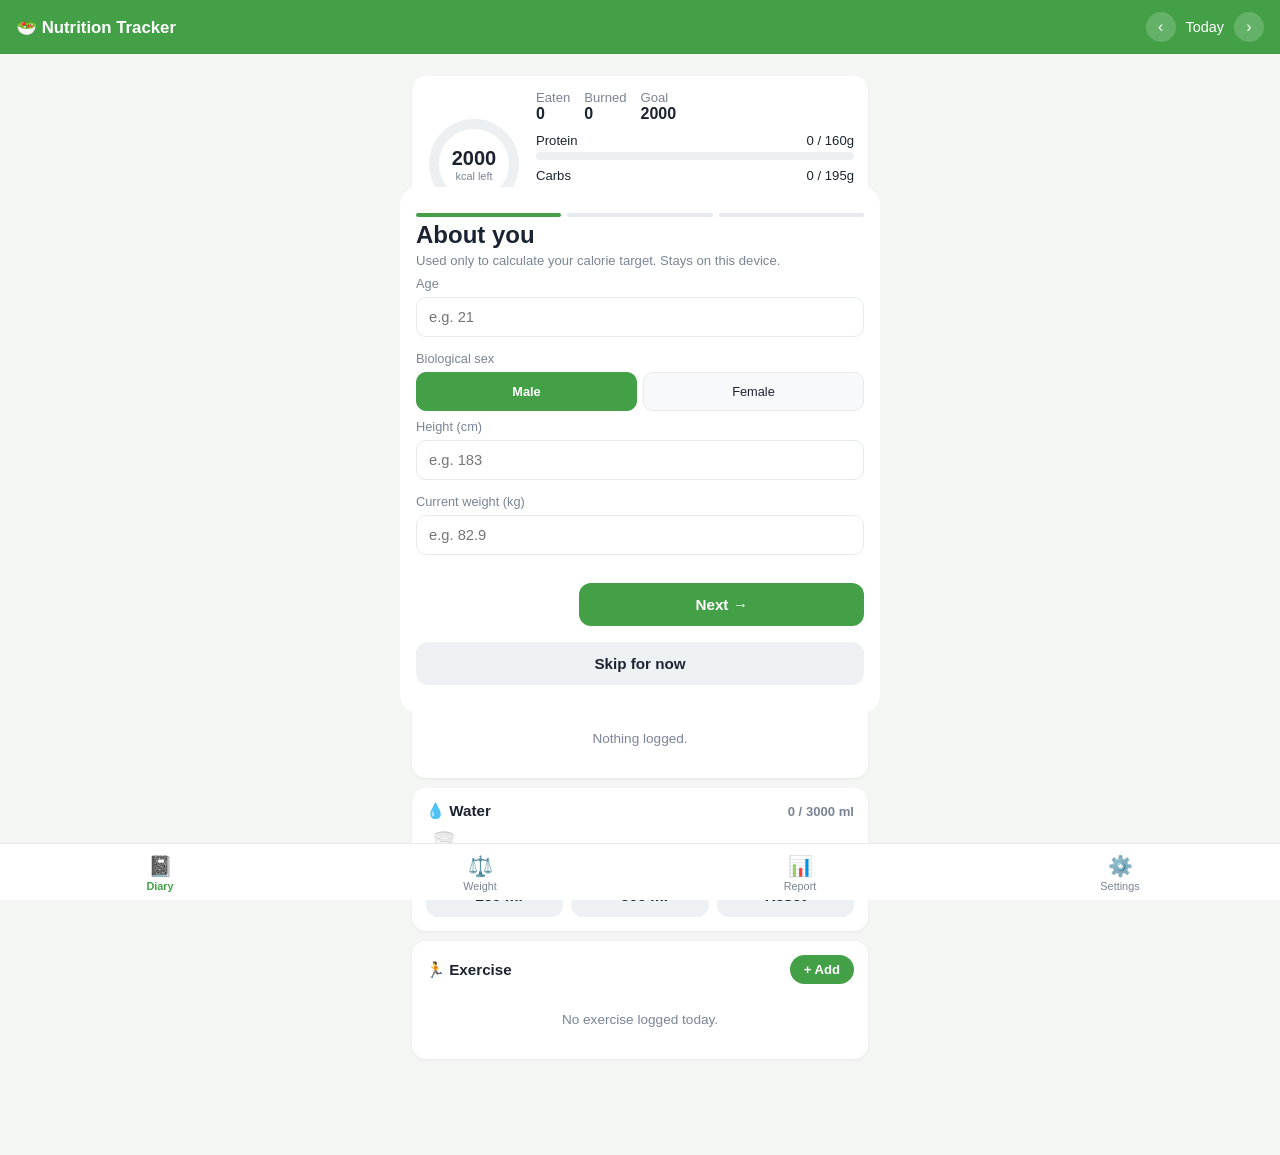
<file: web/index.html>
<!DOCTYPE html>
<html lang="en">
<head>
<meta charset="utf-8">
<meta name="viewport" content="width=device-width, initial-scale=1, viewport-fit=cover">
<meta name="theme-color" content="#43a047">
<title>Nutrition Tracker</title>
<link rel="manifest" href="manifest.json">
<link rel="stylesheet" href="css/styles.css">
</head>
<body>

<header class="top">
  <h1>🥗 Nutrition Tracker</h1>
  <div class="date-nav">
    <button id="dPrev" aria-label="Previous day">‹</button>
    <span id="dLabel">Today</span>
    <button id="dNext" aria-label="Next day">›</button>
  </div>
</header>

<div class="wrap">

<!-- ============ DIARY ============ -->
<section id="scr-diary" class="screen on">
  <div class="card">
    <div class="cal-hero">
      <div class="ring">
        <svg width="96" height="96" viewBox="0 0 96 96">
          <circle cx="48" cy="48" r="40" fill="none" stroke="#edf0f3" stroke-width="10"/>
          <circle id="ringFg" cx="48" cy="48" r="40" fill="none" stroke="#43a047" stroke-width="10" stroke-linecap="round" stroke-dasharray="251.3" stroke-dashoffset="251.3"/>
        </svg>
        <div class="num"><b id="calLeft">0</b><span>kcal left</span></div>
      </div>
      <div style="flex:1">
        <div class="cal-stats">
          <div><span class="mut">Eaten</span><b id="calEaten">0</b></div>
          <div><span class="mut">Burned</span><b id="calBurned">0</b></div>
          <div><span class="mut">Goal</span><b id="calGoalV">2000</b></div>
        </div>
        <div style="margin-top:10px">
          <div class="macro"><div class="lbl"><span>Protein</span><span id="pLbl">0 / 160g</span></div><div class="bar"><i id="pBar" style="background:#4a90d9"></i></div></div>
          <div class="macro"><div class="lbl"><span>Carbs</span><span id="cLbl">0 / 195g</span></div><div class="bar"><i id="cBar" style="background:#f0a13c"></i></div></div>
          <div class="macro"><div class="lbl"><span>Fat</span><span id="fLbl">0 / 65g</span></div><div class="bar"><i id="fBar" style="background:#9b59b6"></i></div></div>
        </div>
      </div>
    </div>
    <div class="streak zero" id="streakLine"></div>
  </div>

  <div id="meals"></div>

  <div class="card">
    <h2>💧 Water <span class="mut" id="waterLbl">0 / 3000 ml</span></h2>
    <div class="water-row">
      <div class="water-glass">🥛</div>
      <div class="bar" style="flex:1"><i id="waterBar" style="background:#4a90d9"></i></div>
    </div>
    <div class="row" style="margin-top:10px">
      <button class="btn ghost" data-water="250" style="margin:0">+250 ml</button>
      <button class="btn ghost" data-water="500" style="margin:0">+500 ml</button>
      <button class="btn ghost" id="waterReset" style="margin:0">Reset</button>
    </div>
  </div>

  <div class="card">
    <h2>🏃 Exercise <button class="add-btn" id="exAdd">+ Add</button></h2>
    <div id="exList"><div class="empty">No exercise logged today.</div></div>
  </div>
</section>

<!-- ============ WEIGHT ============ -->
<section id="scr-weight" class="screen">
  <div class="card">
    <h2>⚖️ Weight</h2>
    <div class="row">
      <input id="wInput" type="number" step="0.1" inputmode="decimal" placeholder="kg (e.g. 82.9)">
      <button class="btn" id="wAdd" style="margin:6px 0; flex:.6">Log</button>
    </div>
    <div class="mut">Weigh yourself at the gym on arrival, before training. Judge the 7-day average, not single days.</div>
  </div>
  <div class="card">
    <h2>📈 Trend <span class="mut">last 30 weigh-ins</span></h2>
    <canvas class="chart" id="wChart"></canvas>
    <div class="legend"><span><i style="background:#43a047"></i>7-day average</span><span><i style="background:#4a90d9"></i>weigh-in</span></div>
  </div>
  <div class="card"><h2>History</h2><div id="wHist" class="hist"><div class="empty">No weigh-ins yet.</div></div></div>
</section>

<!-- ============ REPORT ============ -->
<section id="scr-report" class="screen">
  <div class="card">
    <h2>📊 Weekly report</h2>
    <div id="repBody"><div class="empty">Log some food to see your week.</div></div>
  </div>
</section>

<!-- ============ SETTINGS ============ -->
<section id="scr-settings" class="screen">
  <div class="card">
    <h2>🎯 Daily goals</h2>
    <button class="btn ghost" id="obRerun">🧭 Recalculate with the wizard</button>
    <label class="fl">Calories (kcal)</label><input id="sCal" type="number" inputmode="numeric">
    <div class="row">
      <div><label class="fl">Protein (g)</label><input id="sP" type="number" inputmode="numeric"></div>
      <div><label class="fl">Carbs (g)</label><input id="sC" type="number" inputmode="numeric"></div>
      <div><label class="fl">Fat (g)</label><input id="sF" type="number" inputmode="numeric"></div>
    </div>
    <label class="fl">Water goal (ml)</label><input id="sW" type="number" inputmode="numeric">
    <button class="btn" id="sSave">Save goals</button>
  </div>
  <div class="card">
    <h2>📦 Data</h2>
    <p class="mut">Everything is stored only on this device (browser local storage). No account, no server.</p>
    <button class="btn ghost" id="exportBtn">Export my data (JSON)</button>
    <button class="btn danger" id="wipeBtn">Delete all my data</button>
  </div>
  <div class="card"><p class="mut" style="margin:0">Food data: Open Food Facts (open database). Barcode scanning uses your camera only to read the code.</p></div>
</section>

</div>

<nav class="bottom">
  <button data-scr="scr-diary" class="on"><span class="ic">📓</span>Diary</button>
  <button data-scr="scr-weight"><span class="ic">⚖️</span>Weight</button>
  <button data-scr="scr-report"><span class="ic">📊</span>Report</button>
  <button data-scr="scr-settings"><span class="ic">⚙️</span>Settings</button>
</nav>

<!-- ============ ONBOARDING ============ -->
<div class="sheet" id="obSheet">
  <div class="pn">
    <div class="ob-steps" id="obSteps"></div>
    <div id="obBody"></div>
    <div class="ob-nav">
      <button class="btn ghost" id="obBack" style="flex:.5">← Back</button>
      <button class="btn" id="obNext" style="flex:1">Next →</button>
    </div>
    <button class="btn ghost" id="obSkip">Skip for now</button>
  </div>
</div>

<!-- ============ ADD FOOD SHEET ============ -->
<div class="sheet" id="foodSheet">
  <div class="bk" data-close></div>
  <div class="pn">
    <h2 style="margin:0 0 4px">Add food <span class="mut" id="fsMeal" style="font-size:.8rem"></span></h2>
    <div class="tabs">
      <button data-ftab="search" class="on">🔎 Search</button>
      <button data-ftab="barcode">📷 Barcode</button>
      <button data-ftab="quick">⚡ Quick add</button>
      <button data-ftab="mine">⭐ My foods</button>
      <button data-ftab="templates">📋 Templates</button>
    </div>

    <div id="ft-search">
      <input id="fq" placeholder="Search food (e.g. paneer, oats, chicken)">
      <button class="btn" id="fGo">Search</button>
      <div id="fRes"></div>
    </div>

    <div id="ft-barcode" class="hidden">
      <div id="camwrap"><video id="cam" playsinline muted></video><div class="scanline"></div></div>
      <button class="btn" id="camStart">Start camera scan</button>
      <button class="btn ghost hidden" id="camStop">Stop camera</button>
      <div class="row" style="margin-top:6px">
        <input id="bcInput" inputmode="numeric" placeholder="or type barcode">
        <button class="btn" id="bcGo" style="margin:6px 0; flex:.6">Look up</button>
      </div>
      <div id="bcRes"></div>
    </div>

    <div id="ft-quick" class="hidden">
      <input id="qName" placeholder="Food name">
      <div class="row">
        <div><label class="fl">Calories</label><input id="qKcal" type="number" inputmode="decimal" placeholder="kcal"></div>
        <div><label class="fl">Protein g</label><input id="qP" type="number" inputmode="decimal" placeholder="0"></div>
      </div>
      <div class="row">
        <div><label class="fl">Carbs g</label><input id="qC" type="number" inputmode="decimal" placeholder="0"></div>
        <div><label class="fl">Fat g</label><input id="qF" type="number" inputmode="decimal" placeholder="0"></div>
      </div>
      <button class="btn" id="qAdd">Add to diary</button>
    </div>

    <div id="ft-mine" class="hidden"><div id="mineList"><div class="empty">Save foods with ⭐ when adding them.</div></div></div>

    <div id="ft-templates" class="hidden"><div id="tplList"><div class="empty">No templates yet.</div></div></div>

    <!-- confirm serving -->
    <div id="ft-confirm" class="hidden">
      <h3 id="cfName" style="margin:6px 0"></h3>
      <div class="mut" id="cfBrand"></div>
      <div class="nutri-grid">
        <div><b id="cfK">0</b><span>kcal</span></div>
        <div><b id="cfP">0</b><span>protein</span></div>
        <div><b id="cfC">0</b><span>carbs</span></div>
        <div><b id="cfF">0</b><span>fat</span></div>
      </div>
      <div class="qty-ctl">
        <button id="qMinus">−</button>
        <input id="qQty" type="number" inputmode="decimal" value="100">
        <button id="qPlus">+</button>
        <span class="mut" id="qUnit">g</span>
      </div>
      <div class="row">
        <button class="btn ghost" id="cfStar" style="flex:.5">⭐ Save</button>
        <button class="btn" id="cfAdd" style="flex:1">Add to diary</button>
      </div>
      <button class="btn ghost" id="cfBack">← Back to results</button>
    </div>

  </div>
</div>

<!-- ============ EXERCISE SHEET ============ -->
<div class="sheet" id="exSheet">
  <div class="bk" data-close></div>
  <div class="pn">
    <h2 style="margin-top:0">Log exercise</h2>
    <input id="exName" placeholder="e.g. Running, Weights">
    <div class="row">
      <div><label class="fl">Minutes</label><input id="exMin" type="number" inputmode="numeric" placeholder="30"></div>
      <div><label class="fl">Calories burned</label><input id="exKcal" type="number" inputmode="numeric" placeholder="200"></div>
    </div>
    <button class="btn" id="exSave">Save</button>
  </div>
</div>

<div class="toast" id="toast"></div>

<script src="js/storage.js"></script>
<script src="js/nutrition.js"></script>
<script src="js/charts.js"></script>
<script src="js/diary.js"></script>
<script src="js/foods.js"></script>
<script src="js/water.js"></script>
<script src="js/exercise.js"></script>
<script src="js/weight.js"></script>
<script src="js/insights.js"></script>
<script src="js/onboarding.js"></script>
<script src="js/goals.js"></script>
<script src="js/app.js"></script>
</body>
</html>
</file>
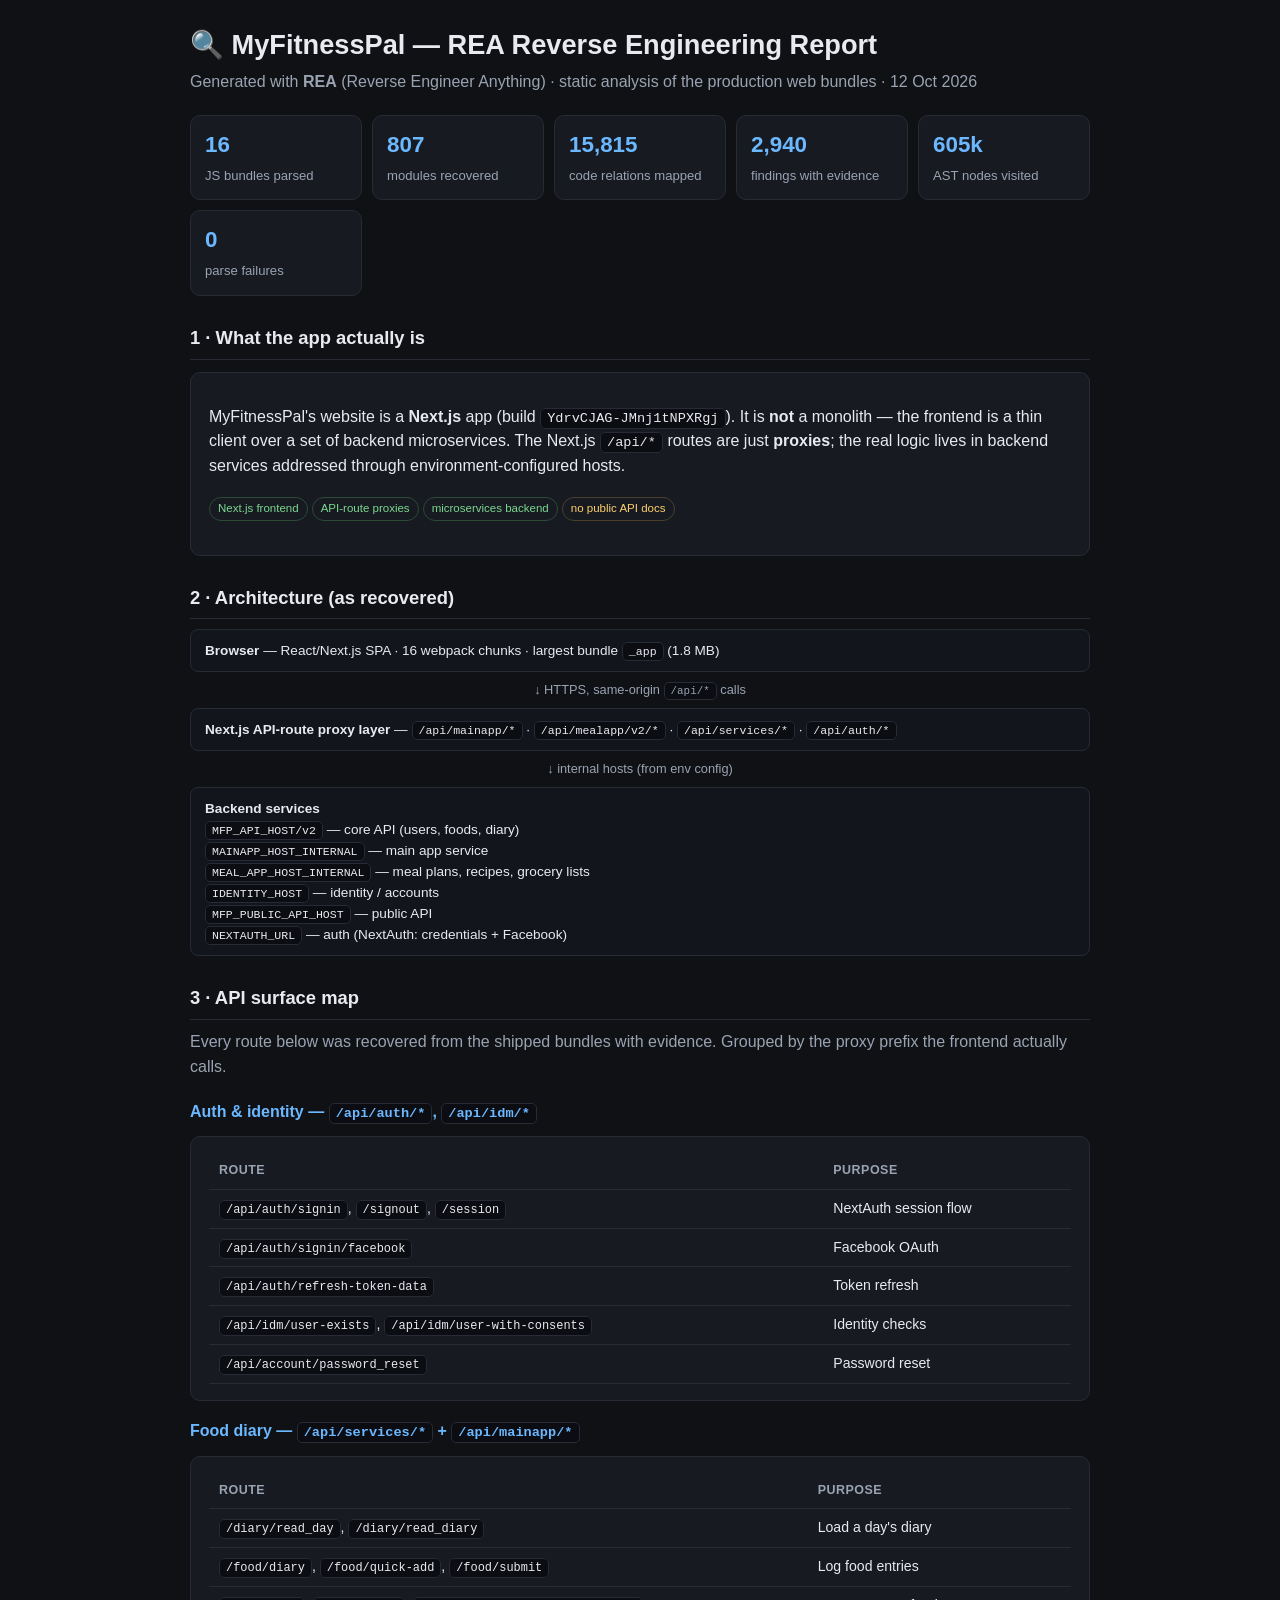
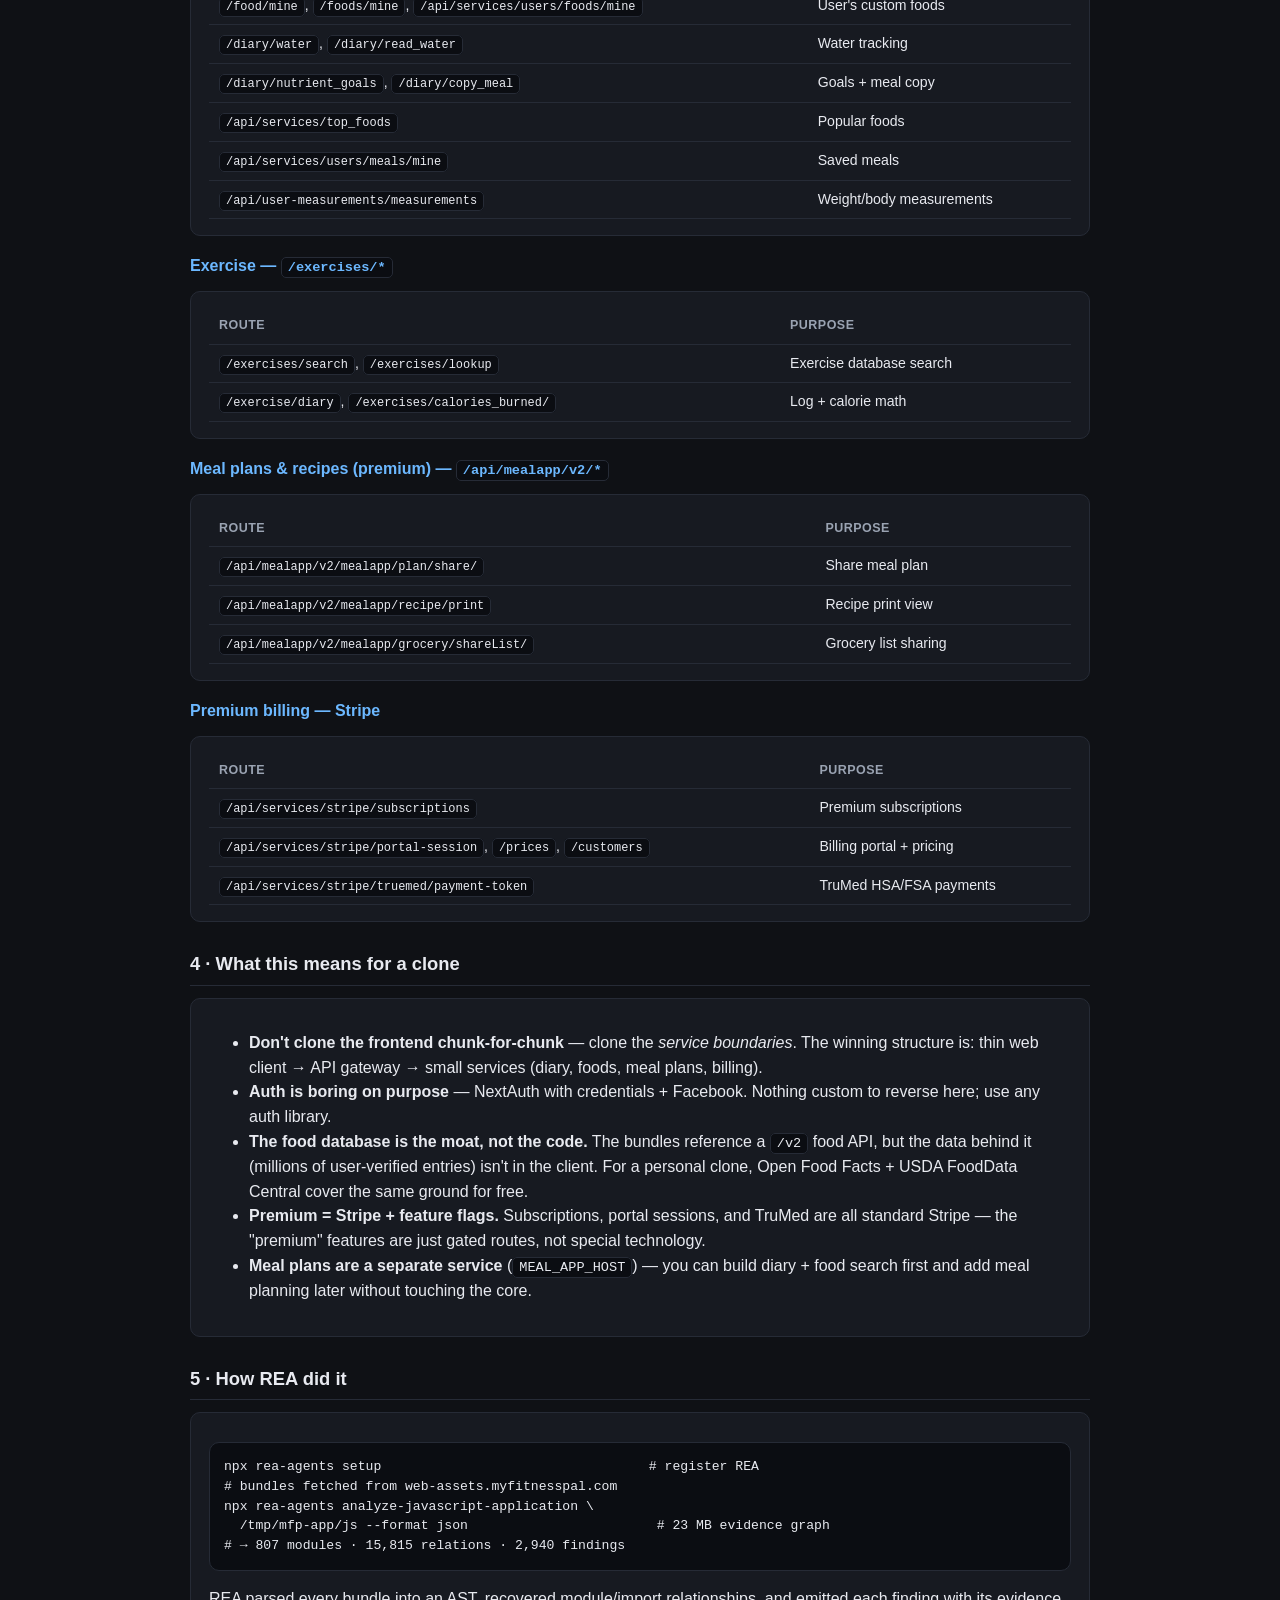
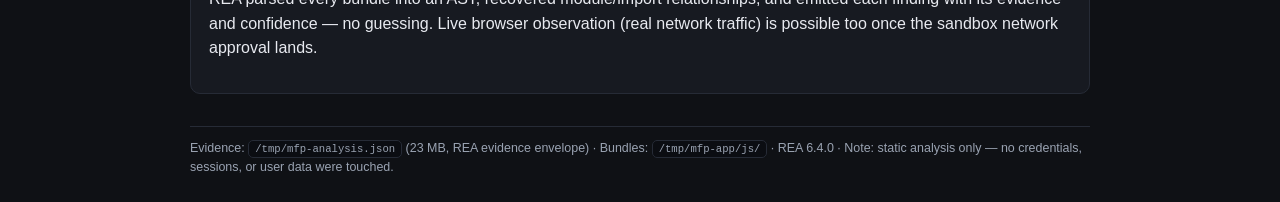
<file: docs/mfp-rea-report.html>
<!DOCTYPE html>
<html lang="en">
<head>
<meta charset="utf-8">
<meta name="viewport" content="width=device-width, initial-scale=1">
<title>MyFitnessPal — REA Reverse Engineering Report</title>
<style>
  :root { --bg:#0f1115; --card:#171a21; --line:#262b36; --txt:#e8eaf0; --mut:#9aa3b2; --acc:#6cb8ff; --grn:#7bd88f; --amb:#ffcf6b; }
  * { box-sizing:border-box; }
  body { background:var(--bg); color:var(--txt); font-family:-apple-system,BlinkMacSystemFont,"Segoe UI",Roboto,sans-serif; margin:0; padding:24px; line-height:1.55; }
  .wrap { max-width:900px; margin:0 auto; }
  h1 { font-size:1.7rem; margin:0 0 4px; }
  h2 { font-size:1.15rem; margin:28px 0 10px; padding-bottom:6px; border-bottom:1px solid var(--line); }
  h3 { font-size:1rem; margin:18px 0 8px; color:var(--acc); }
  p.sub { color:var(--mut); margin:0 0 20px; }
  .card { background:var(--card); border:1px solid var(--line); border-radius:10px; padding:16px 18px; margin:12px 0; }
  .grid { display:grid; grid-template-columns:repeat(auto-fit,minmax(160px,1fr)); gap:10px; }
  .stat { background:var(--card); border:1px solid var(--line); border-radius:10px; padding:12px 14px; }
  .stat b { display:block; font-size:1.4rem; color:var(--acc); }
  .stat span { color:var(--mut); font-size:.82rem; }
  code, .mono { font-family:ui-monospace,SFMono-Regular,Menlo,monospace; font-size:.85em; background:#0b0d12; padding:2px 6px; border-radius:5px; border:1px solid var(--line); word-break:break-all; }
  pre { background:#0b0d12; border:1px solid var(--line); border-radius:10px; padding:14px; overflow-x:auto; font-size:.82rem; line-height:1.5; }
  table { width:100%; border-collapse:collapse; font-size:.88rem; }
  th, td { text-align:left; padding:8px 10px; border-bottom:1px solid var(--line); vertical-align:top; }
  th { color:var(--mut); font-weight:600; font-size:.78rem; text-transform:uppercase; letter-spacing:.04em; }
  .tag { display:inline-block; font-size:.72rem; padding:2px 8px; border-radius:20px; margin:2px 4px 2px 0; border:1px solid var(--line); color:var(--mut); }
  .tag.hot { color:var(--grn); border-color:#2c4a35; }
  .tag.warn { color:var(--amb); border-color:#4a3f2c; }
  .arch { font-size:.85rem; }
  .arch .layer { padding:10px 14px; border:1px solid var(--line); border-radius:8px; margin:8px 0; background:#12151c; }
  .arch .arrow { text-align:center; color:var(--mut); font-size:.8rem; }
  footer { color:var(--mut); font-size:.78rem; margin-top:32px; border-top:1px solid var(--line); padding-top:12px; }
  a { color:var(--acc); }
</style>
</head>
<body>
<div class="wrap">

<h1>🔍 MyFitnessPal — REA Reverse Engineering Report</h1>
<p class="sub">Generated with <b>REA</b> (Reverse Engineer Anything) · static analysis of the production web bundles · 12 Oct 2026</p>

<div class="grid">
  <div class="stat"><b>16</b><span>JS bundles parsed</span></div>
  <div class="stat"><b>807</b><span>modules recovered</span></div>
  <div class="stat"><b>15,815</b><span>code relations mapped</span></div>
  <div class="stat"><b>2,940</b><span>findings with evidence</span></div>
  <div class="stat"><b>605k</b><span>AST nodes visited</span></div>
  <div class="stat"><b>0</b><span>parse failures</span></div>
</div>

<h2>1 · What the app actually is</h2>
<div class="card">
  <p>MyFitnessPal's website is a <b>Next.js</b> app (build <span class="mono">YdrvCJAG-JMnj1tNPXRgj</span>). It is <b>not</b> a monolith — the frontend is a thin client over a set of backend microservices. The Next.js <span class="mono">/api/*</span> routes are just <b>proxies</b>; the real logic lives in backend services addressed through environment-configured hosts.</p>
  <p><span class="tag hot">Next.js frontend</span><span class="tag hot">API-route proxies</span><span class="tag hot">microservices backend</span><span class="tag warn">no public API docs</span></p>
</div>

<h2>2 · Architecture (as recovered)</h2>
<div class="arch">
  <div class="layer"><b>Browser</b> — React/Next.js SPA · 16 webpack chunks · largest bundle <span class="mono">_app</span> (1.8 MB)</div>
  <div class="arrow">↓ HTTPS, same-origin <span class="mono">/api/*</span> calls</div>
  <div class="layer"><b>Next.js API-route proxy layer</b> — <span class="mono">/api/mainapp/*</span> · <span class="mono">/api/mealapp/v2/*</span> · <span class="mono">/api/services/*</span> · <span class="mono">/api/auth/*</span></div>
  <div class="arrow">↓ internal hosts (from env config)</div>
  <div class="layer"><b>Backend services</b><br>
    <span class="mono">MFP_API_HOST/v2</span> — core API (users, foods, diary)<br>
    <span class="mono">MAINAPP_HOST_INTERNAL</span> — main app service<br>
    <span class="mono">MEAL_APP_HOST_INTERNAL</span> — meal plans, recipes, grocery lists<br>
    <span class="mono">IDENTITY_HOST</span> — identity / accounts<br>
    <span class="mono">MFP_PUBLIC_API_HOST</span> — public API<br>
    <span class="mono">NEXTAUTH_URL</span> — auth (NextAuth: credentials + Facebook)</div>
</div>

<h2>3 · API surface map</h2>
<p class="sub">Every route below was recovered from the shipped bundles with evidence. Grouped by the proxy prefix the frontend actually calls.</p>

<h3>Auth &amp; identity — <span class="mono">/api/auth/*</span>, <span class="mono">/api/idm/*</span></h3>
<div class="card"><table>
<tr><th>Route</th><th>Purpose</th></tr>
<tr><td><span class="mono">/api/auth/signin</span>, <span class="mono">/signout</span>, <span class="mono">/session</span></td><td>NextAuth session flow</td></tr>
<tr><td><span class="mono">/api/auth/signin/facebook</span></td><td>Facebook OAuth</td></tr>
<tr><td><span class="mono">/api/auth/refresh-token-data</span></td><td>Token refresh</td></tr>
<tr><td><span class="mono">/api/idm/user-exists</span>, <span class="mono">/api/idm/user-with-consents</span></td><td>Identity checks</td></tr>
<tr><td><span class="mono">/api/account/password_reset</span></td><td>Password reset</td></tr>
</table></div>

<h3>Food diary — <span class="mono">/api/services/*</span> + <span class="mono">/api/mainapp/*</span></h3>
<div class="card"><table>
<tr><th>Route</th><th>Purpose</th></tr>
<tr><td><span class="mono">/diary/read_day</span>, <span class="mono">/diary/read_diary</span></td><td>Load a day's diary</td></tr>
<tr><td><span class="mono">/food/diary</span>, <span class="mono">/food/quick-add</span>, <span class="mono">/food/submit</span></td><td>Log food entries</td></tr>
<tr><td><span class="mono">/food/mine</span>, <span class="mono">/foods/mine</span>, <span class="mono">/api/services/users/foods/mine</span></td><td>User's custom foods</td></tr>
<tr><td><span class="mono">/diary/water</span>, <span class="mono">/diary/read_water</span></td><td>Water tracking</td></tr>
<tr><td><span class="mono">/diary/nutrient_goals</span>, <span class="mono">/diary/copy_meal</span></td><td>Goals + meal copy</td></tr>
<tr><td><span class="mono">/api/services/top_foods</span></td><td>Popular foods</td></tr>
<tr><td><span class="mono">/api/services/users/meals/mine</span></td><td>Saved meals</td></tr>
<tr><td><span class="mono">/api/user-measurements/measurements</span></td><td>Weight/body measurements</td></tr>
</table></div>

<h3>Exercise — <span class="mono">/exercises/*</span></h3>
<div class="card"><table>
<tr><th>Route</th><th>Purpose</th></tr>
<tr><td><span class="mono">/exercises/search</span>, <span class="mono">/exercises/lookup</span></td><td>Exercise database search</td></tr>
<tr><td><span class="mono">/exercise/diary</span>, <span class="mono">/exercises/calories_burned/</span></td><td>Log + calorie math</td></tr>
</table></div>

<h3>Meal plans &amp; recipes (premium) — <span class="mono">/api/mealapp/v2/*</span></h3>
<div class="card"><table>
<tr><th>Route</th><th>Purpose</th></tr>
<tr><td><span class="mono">/api/mealapp/v2/mealapp/plan/share/</span></td><td>Share meal plan</td></tr>
<tr><td><span class="mono">/api/mealapp/v2/mealapp/recipe/print</span></td><td>Recipe print view</td></tr>
<tr><td><span class="mono">/api/mealapp/v2/mealapp/grocery/shareList/</span></td><td>Grocery list sharing</td></tr>
</table></div>

<h3>Premium billing — Stripe</h3>
<div class="card"><table>
<tr><th>Route</th><th>Purpose</th></tr>
<tr><td><span class="mono">/api/services/stripe/subscriptions</span></td><td>Premium subscriptions</td></tr>
<tr><td><span class="mono">/api/services/stripe/portal-session</span>, <span class="mono">/prices</span>, <span class="mono">/customers</span></td><td>Billing portal + pricing</td></tr>
<tr><td><span class="mono">/api/services/stripe/truemed/payment-token</span></td><td>TruMed HSA/FSA payments</td></tr>
</table></div>

<h2>4 · What this means for a clone</h2>
<div class="card">
<ul>
<li><b>Don't clone the frontend chunk-for-chunk</b> — clone the <i>service boundaries</i>. The winning structure is: thin web client → API gateway → small services (diary, foods, meal plans, billing).</li>
<li><b>Auth is boring on purpose</b> — NextAuth with credentials + Facebook. Nothing custom to reverse here; use any auth library.</li>
<li><b>The food database is the moat, not the code.</b> The bundles reference a <span class="mono">/v2</span> food API, but the data behind it (millions of user-verified entries) isn't in the client. For a personal clone, Open Food Facts + USDA FoodData Central cover the same ground for free.</li>
<li><b>Premium = Stripe + feature flags.</b> Subscriptions, portal sessions, and TruMed are all standard Stripe — the "premium" features are just gated routes, not special technology.</li>
<li><b>Meal plans are a separate service</b> (<span class="mono">MEAL_APP_HOST</span>) — you can build diary + food search first and add meal planning later without touching the core.</li>
</ul>
</div>

<h2>5 · How REA did it</h2>
<div class="card">
<pre>npx rea-agents setup                                  # register REA
# bundles fetched from web-assets.myfitnesspal.com
npx rea-agents analyze-javascript-application \
  /tmp/mfp-app/js --format json                        # 23 MB evidence graph
# → 807 modules · 15,815 relations · 2,940 findings</pre>
<p>REA parsed every bundle into an AST, recovered module/import relationships, and emitted each finding with its evidence and confidence — no guessing. Live browser observation (real network traffic) is possible too once the sandbox network approval lands.</p>
</div>

<footer>Evidence: <span class="mono">/tmp/mfp-analysis.json</span> (23 MB, REA evidence envelope) · Bundles: <span class="mono">/tmp/mfp-app/js/</span> · REA 6.4.0 · Note: static analysis only — no credentials, sessions, or user data were touched.</footer>

</div>
</body>
</html>
</file>
<file: web/css/styles.css>
/* Nutrition Tracker — styles (ported 1:1 from the original single-file app, plus new components) */
:root{
  --green:#43a047; --green-d:#2e7d32; --bg:#f4f6f4; --card:#ffffff;
  --txt:#1c2330; --mut:#7a8494; --line:#e6eaee; --red:#e05252; --amber:#f0a13c; --blue:#4a90d9;
  --r:14px;
}
*{box-sizing:border-box; -webkit-tap-highlight-color:transparent;}
body{margin:0; font-family:-apple-system,BlinkMacSystemFont,"Segoe UI",Roboto,Arial,sans-serif; background:var(--bg); color:var(--txt); padding-bottom:86px;}
.wrap{max-width:480px; margin:0 auto; padding:12px 12px 0;}
header.top{position:sticky; top:0; z-index:20; background:var(--green); color:#fff; padding:12px 16px; display:flex; align-items:center; justify-content:space-between;}
header.top h1{font-size:1.05rem; margin:0; font-weight:700;}
header.top .date-nav{display:flex; align-items:center; gap:10px; font-size:.9rem;}
.date-nav button{background:rgba(255,255,255,.18); border:0; color:#fff; width:30px; height:30px; border-radius:50%; font-size:1rem; cursor:pointer;}
.card{background:var(--card); border-radius:var(--r); padding:14px; margin:10px 0; box-shadow:0 1px 3px rgba(0,0,0,.06);}
.card h2{font-size:.95rem; margin:0 0 10px; display:flex; justify-content:space-between; align-items:center;}
.mut{color:var(--mut); font-size:.82rem;}
.cal-hero{display:flex; align-items:center; gap:14px;}
.ring{position:relative; width:96px; height:96px; flex:none;}
.ring svg{transform:rotate(-90deg);}
.ring .num{position:absolute; inset:0; display:flex; flex-direction:column; align-items:center; justify-content:center;}
.ring .num b{font-size:1.25rem;}
.ring .num span{font-size:.68rem; color:var(--mut);}
.cal-stats{display:flex; gap:14px; font-size:.8rem;}
.cal-stats div b{display:block; font-size:1rem;}
.macro{margin:8px 0;}
.macro .lbl{display:flex; justify-content:space-between; font-size:.82rem; margin-bottom:4px;}
.bar{height:8px; background:#edf0f3; border-radius:6px; overflow:hidden;}
.bar i{display:block; height:100%; border-radius:6px; transition:width .3s;}
.meal-head{display:flex; justify-content:space-between; align-items:center; margin:0 0 6px;}
.meal-head h3{margin:0; font-size:.92rem;}
.meal-head .kcal{font-size:.8rem; color:var(--mut);}
.entry{display:flex; justify-content:space-between; align-items:center; padding:9px 2px; border-top:1px solid var(--line); font-size:.88rem;}
.entry:first-of-type{border-top:0;}
.entry .en b{display:block; font-size:.88rem;}
.entry .en span{font-size:.75rem; color:var(--mut);}
.entry .ek{font-weight:700; white-space:nowrap; margin:0 8px;}
.icon-btn{border:0; background:#f0f3f5; width:30px; height:30px; border-radius:50%; font-size:.9rem; cursor:pointer; color:var(--mut); flex:none;}
.add-btn{background:var(--green); color:#fff; border:0; border-radius:20px; padding:7px 14px; font-size:.82rem; font-weight:600; cursor:pointer;}
.btn{display:block; width:100%; padding:13px; border:0; border-radius:12px; background:var(--green); color:#fff; font-size:.95rem; font-weight:700; cursor:pointer; margin:8px 0;}
.btn.ghost{background:#eef1f4; color:var(--txt);}
.btn.danger{background:var(--red);}
.row{display:flex; gap:8px;}
.row>*{flex:1;}
input,select{width:100%; padding:11px 12px; border:1px solid var(--line); border-radius:10px; font-size:.92rem; margin:6px 0; background:#fff; color:var(--txt);}
label.fl{display:block; font-size:.8rem; color:var(--mut); margin-top:8px;}
nav.bottom{position:fixed; bottom:0; left:0; right:0; background:#fff; border-top:1px solid var(--line); display:flex; z-index:30; padding-bottom:env(safe-area-inset-bottom);}
nav.bottom button{flex:1; border:0; background:none; padding:10px 0 8px; font-size:.68rem; color:var(--mut); cursor:pointer; display:flex; flex-direction:column; align-items:center; gap:2px;}
nav.bottom button .ic{font-size:1.25rem;}
nav.bottom button.on{color:var(--green); font-weight:700;}
.screen{display:none;}
.screen.on{display:block;}
/* modal */
.sheet{position:fixed; inset:0; z-index:50; display:none;}
.sheet.on{display:block;}
.sheet .bk{position:absolute; inset:0; background:rgba(0,0,0,.45);}
.sheet .pn{position:absolute; left:0; right:0; bottom:0; max-width:480px; margin:0 auto; background:#fff; border-radius:18px 18px 0 0; max-height:92vh; overflow-y:auto; padding:16px 16px calc(20px + env(safe-area-inset-bottom));}
.tabs{display:flex; gap:6px; margin:8px 0 12px;}
.tabs button{flex:1; border:1px solid var(--line); background:#f7f9fa; border-radius:10px; padding:9px 4px; font-size:.78rem; cursor:pointer;}
.tabs button.on{background:var(--green); color:#fff; border-color:var(--green); font-weight:700;}
.sres{display:flex; gap:10px; align-items:center; padding:10px 2px; border-top:1px solid var(--line); cursor:pointer;}
.sres .nm{font-size:.86rem;}
.sres .nm b{display:block;}
.sres .nm span{font-size:.74rem; color:var(--mut);}
.sres .go{margin-left:auto; color:var(--green); font-weight:700; font-size:1.1rem;}
#camwrap{position:relative; border-radius:12px; overflow:hidden; background:#000; margin:8px 0; display:none;}
#camwrap.on{display:block;}
#cam{width:100%; display:block;}
#camwrap .scanline{position:absolute; left:8%; right:8%; top:50%; height:2px; background:#ff5252; box-shadow:0 0 8px #ff5252;}
.qty-ctl{display:flex; align-items:center; gap:10px; margin:10px 0;}
.qty-ctl button{width:38px; height:38px; border-radius:50%; border:1px solid var(--line); background:#f7f9fa; font-size:1.2rem; cursor:pointer;}
.qty-ctl input{text-align:center; margin:0;}
.nutri-grid{display:grid; grid-template-columns:repeat(4,1fr); gap:8px; margin:10px 0;}
.nutri-grid div{background:#f7f9fa; border-radius:10px; padding:8px 4px; text-align:center;}
.nutri-grid b{display:block; font-size:.95rem;}
.nutri-grid span{font-size:.68rem; color:var(--mut);}
.water-row{display:flex; align-items:center; gap:12px;}
.water-glass{font-size:1.8rem;}
.hist{font-size:.85rem;}
.hist div{display:flex; justify-content:space-between; padding:8px 2px; border-top:1px solid var(--line);}
.empty{text-align:center; color:var(--mut); padding:18px 8px; font-size:.85rem;}
.hidden{display:none!important;}
.toast{position:fixed; left:50%; bottom:96px; transform:translateX(-50%); background:#222; color:#fff; padding:10px 18px; border-radius:24px; font-size:.85rem; z-index:99; opacity:0; transition:opacity .25s; pointer-events:none; max-width:90vw; text-align:center;}
.toast.on{opacity:1;}

/* ============ NEW: streak ============ */
.streak{margin-top:10px; font-size:.86rem; font-weight:700; color:var(--green-d);}
.streak.zero{color:var(--mut); font-weight:400;}

/* ============ NEW: onboarding ============ */
#obSheet .pn{top:50%; bottom:auto; transform:translateY(-50%); border-radius:18px; max-height:94vh;}
.ob-steps{display:flex; gap:6px; margin:10px 0 4px;}
.ob-steps i{flex:1; height:4px; border-radius:2px; background:#e6eaee;}
.ob-steps i.on{background:var(--green);}
.ob-nav{display:flex; gap:8px; margin-top:14px;}
.seg{display:flex; gap:6px; flex-wrap:wrap; margin:6px 0;}
.seg button{flex:1 1 44%; border:1px solid var(--line); background:#f7f9fa; border-radius:10px; padding:11px 6px; font-size:.8rem; cursor:pointer; color:var(--txt);}
.seg button small{display:block; font-size:.7rem; color:var(--mut); margin-top:2px;}
.seg button.on{background:var(--green); color:#fff; border-color:var(--green); font-weight:700;}
.seg button.on small{color:#e8f5e9;}
.ob-result{background:#f1f8f1; border:1px solid #c8e6c9; border-radius:12px; padding:12px; margin:10px 0; font-size:.88rem;}
.ob-result b{color:var(--green-d);}

/* ============ NEW: charts ============ */
canvas.chart{width:100%; height:230px; display:block;}
.legend{display:flex; gap:14px; font-size:.75rem; color:var(--mut); margin-top:6px;}
.legend i{display:inline-block; width:18px; height:3px; border-radius:2px; vertical-align:middle; margin-right:4px;}

/* ============ NEW: report ============ */
.stat-grid{display:grid; grid-template-columns:1fr 1fr; gap:8px; margin:10px 0;}
.stat-grid .stat{background:#f7f9fa; border-radius:10px; padding:10px 6px; text-align:center;}
.stat-grid .stat b{display:block; font-size:1.05rem;}
.stat-grid .stat span{font-size:.7rem; color:var(--mut);}

/* ============ NEW: templates ============ */
.trow{display:flex; justify-content:space-between; align-items:center; padding:10px 2px; border-top:1px solid var(--line); font-size:.88rem; cursor:pointer;}
.trow .nm b{display:block; font-size:.88rem;}
.trow .nm span{font-size:.74rem; color:var(--mut);}
.meal-tools{display:flex; gap:6px; align-items:center;}
</file>
